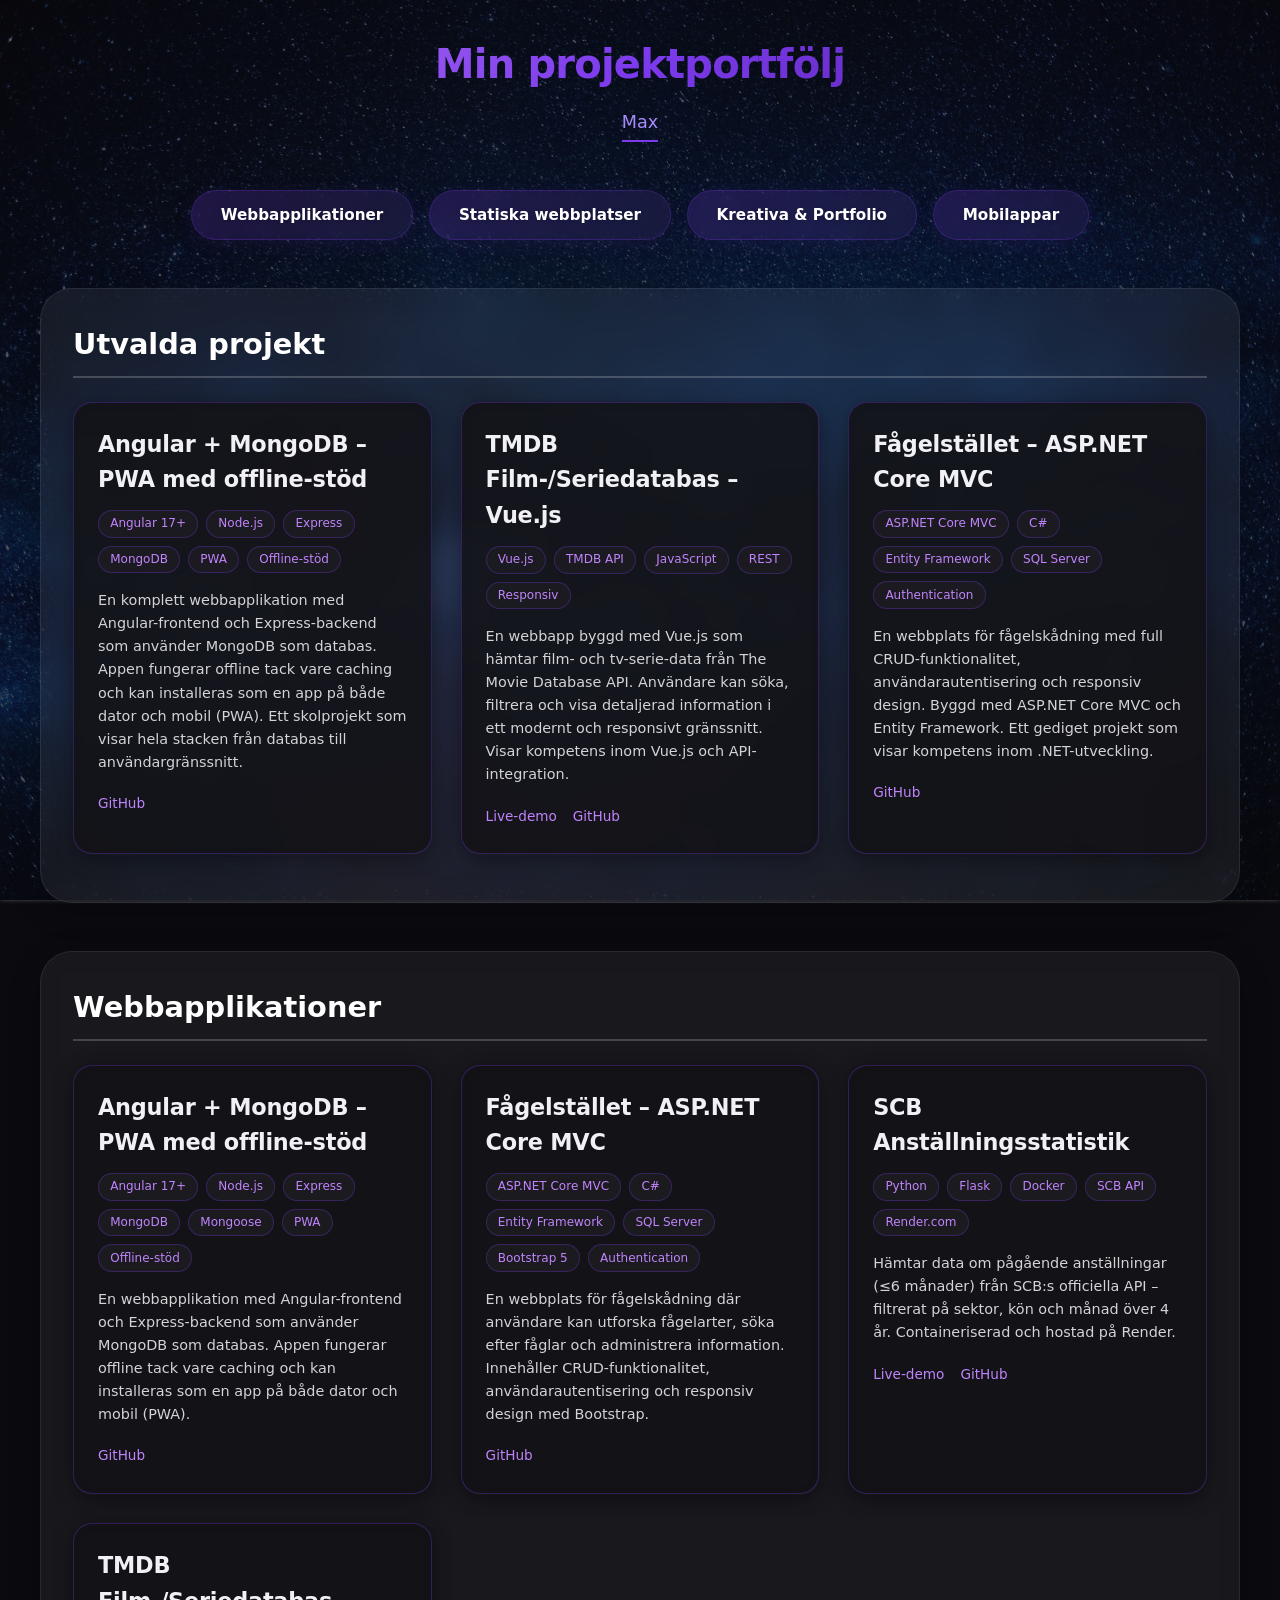
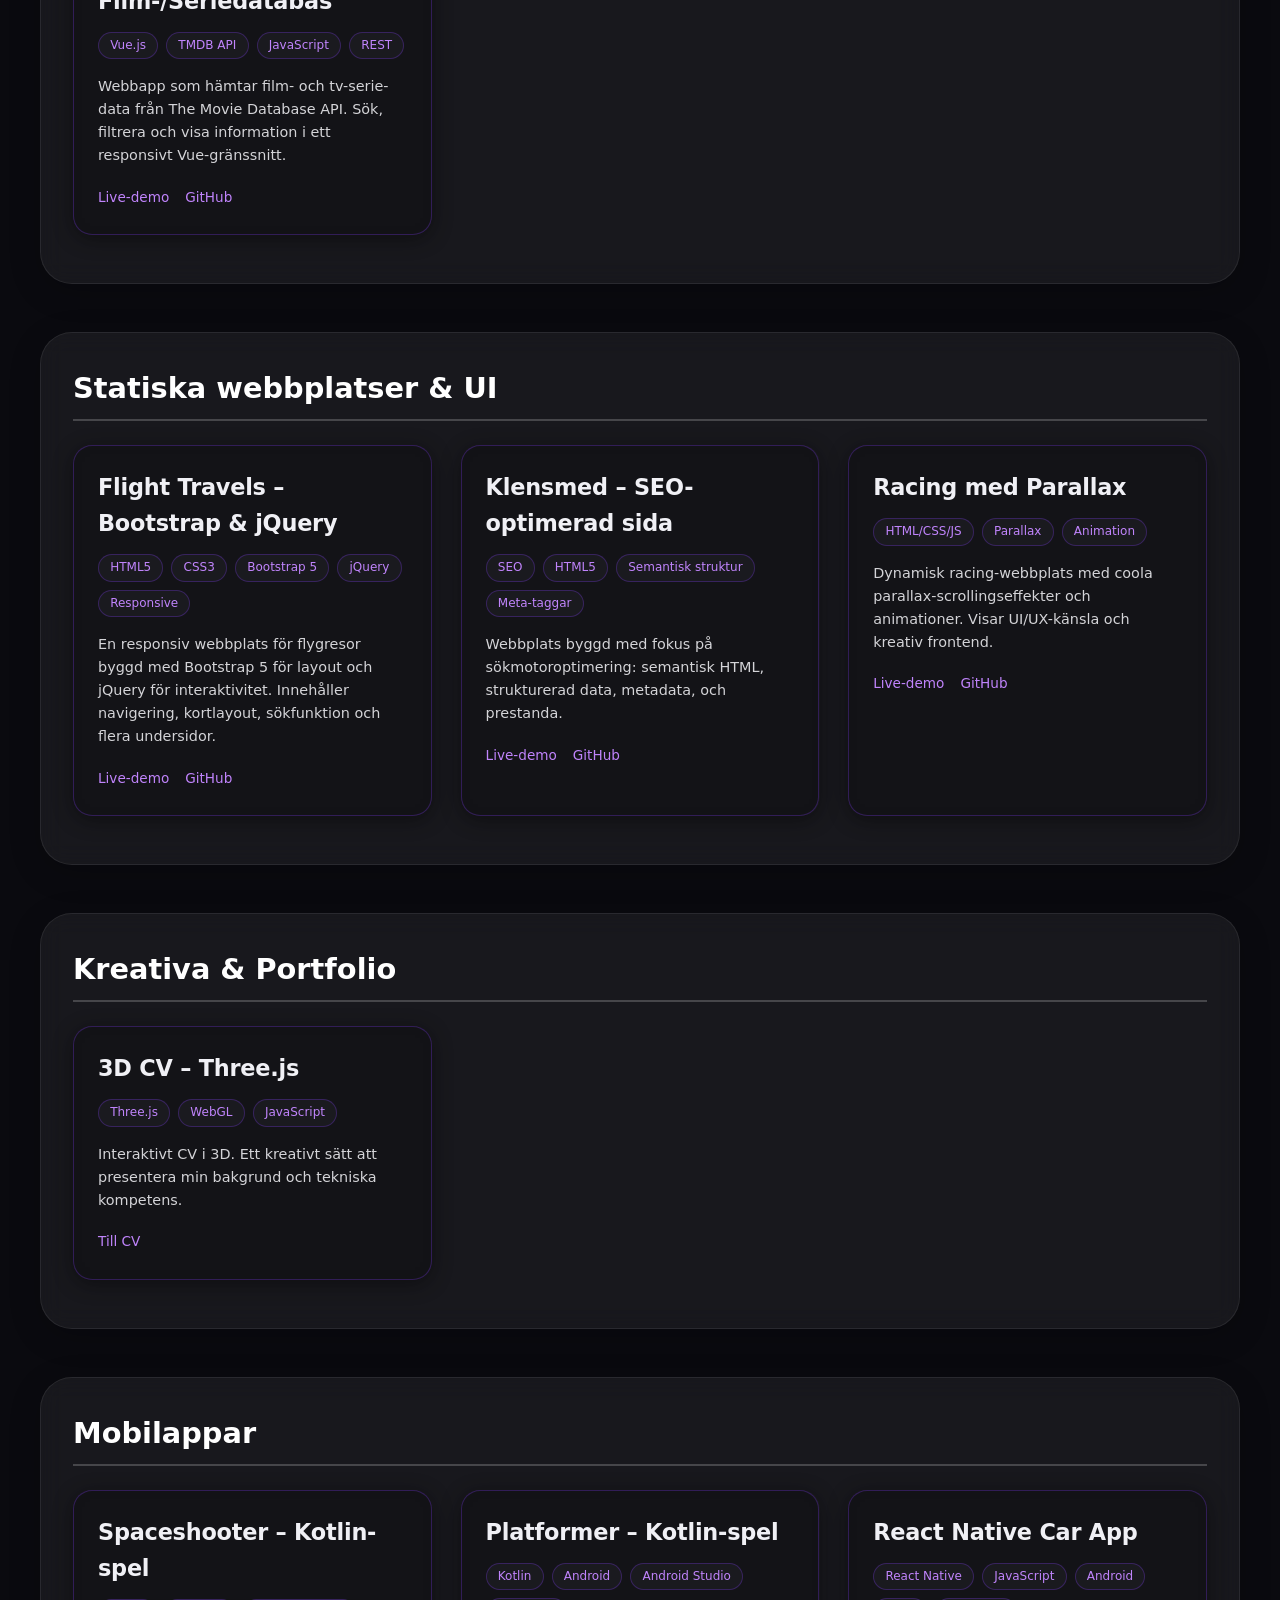
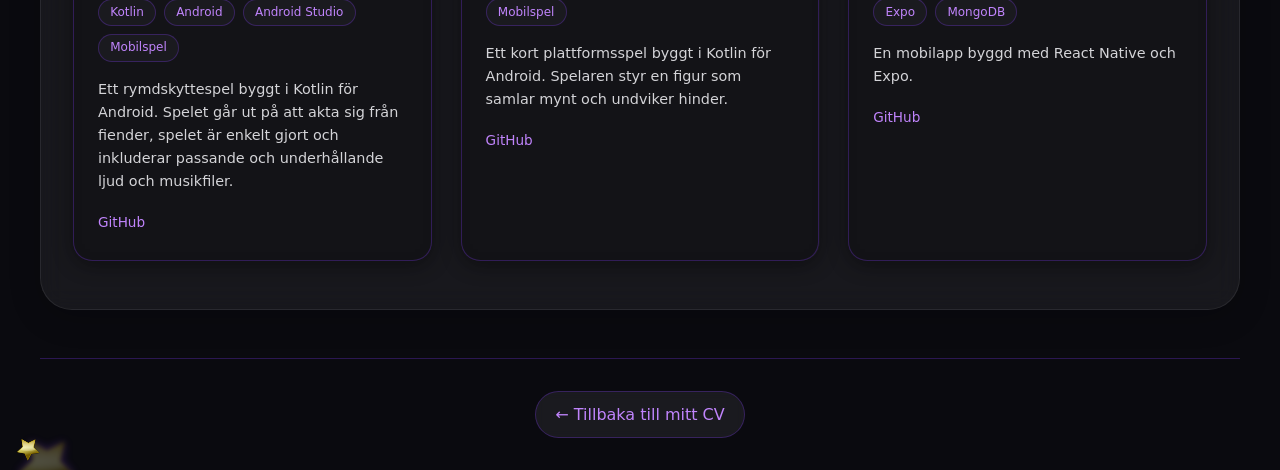
<file: index.html>
<!DOCTYPE html>
<html lang="sv">
<head>
    <meta charset="UTF-8">
    <meta name="viewport" content="width=device-width, initial-scale=1.0">
    <meta name="description" content="Portfölj med projekt inom dataanalys, webbutveckling och API-integration">
    <title>Mina projekt – Max</title>
    <link rel="stylesheet" href="style.css">
</head>
<body>
    <div class="background-wrapper">
        <img src="background-space.jpg" class="background-image" alt="Stjärnbakgrund">
    </div>
    <div class="overlay"></div>

    <div class="container">
        <header>
            <h1> Min projektportfölj</h1>
            <div class="subtitle">Max</div>
        </header>

        <!-- NAVIGERINGSKNAPPAR-->
        
        <div class="nav-links">
            <a href="#webbappar" class="nav-btn">Webbapplikationer</a>
            <a href="#statiska" class="nav-btn">Statiska webbplatser</a>
            <a href="#kreativa" class="nav-btn">Kreativa & Portfolio</a>
            <a href="#mobilappar" class="nav-btn">Mobilappar</a>
        </div>

        <!-- UTVALDA PROJEKT -->
        <div class="category-section" id="utvalda">
            <h2 class="category-title"> Utvalda projekt</h2>
            <div class="projects-grid">

                <!-- Utvald 1: Angular + MongoDB (PWA) -->
                <div class="project-card featured">
                    <div class="project-icon"></div>
                    <div class="project-title">Angular + MongoDB – PWA med offline-stöd</div>
                    <div class="project-tech">
                        <span class="tech-tag">Angular 17+</span>
                        <span class="tech-tag">Node.js</span>
                        <span class="tech-tag">Express</span>
                        <span class="tech-tag">MongoDB</span>
                        <span class="tech-tag">PWA</span>
                        <span class="tech-tag">Offline-stöd</span>
                    </div>
                    <div class="project-desc">
                        En komplett webbapplikation med Angular-frontend och Express-backend som använder MongoDB som databas. Appen fungerar offline tack vare caching och kan installeras som en app på både dator och mobil (PWA). Ett skolprojekt som visar hela stacken från databas till användargränssnitt.
                    </div>
                    <div class="project-links">
                        <a href="https://github.com/Max-the-grand-wizard/angular-mongodb-project" target="_blank" rel="noopener"> GitHub</a>
                    </div>
                </div>

                <!-- Utvald 2: TMDB Film-/Seriedatabas (Vue.js) -->
                <div class="project-card featured">
                    <div class="project-icon"></div>
                    <div class="project-title">TMDB Film-/Seriedatabas – Vue.js</div>
                    <div class="project-tech">
                        <span class="tech-tag">Vue.js</span>
                        <span class="tech-tag">TMDB API</span>
                        <span class="tech-tag">JavaScript</span>
                        <span class="tech-tag">REST</span>
                        <span class="tech-tag">Responsiv</span>
                    </div>
                    <div class="project-desc">
                        En webbapp byggd med Vue.js som hämtar film- och tv-serie-data från The Movie Database API. Användare kan söka, filtrera och visa detaljerad information i ett modernt och responsivt gränssnitt. Visar kompetens inom Vue.js och API-integration.
                    </div>
                    <div class="project-links">
                        <a href="https://max-the-grand-wizard.github.io/vue-tmdb-project/" target="_blank" rel="noopener"> Live-demo</a>
                        <a href="https://github.com/Max-the-grand-wizard/vue-tmdb-project" target="_blank" rel="noopener"> GitHub</a>
                    </div>
                </div>

                <!-- Utvald 3: Fågelstället – ASP.NET Core MVC -->
                <div class="project-card featured">
                    <div class="project-icon"></div>
                    <div class="project-title">Fågelstället – ASP.NET Core MVC</div>
                    <div class="project-tech">
                        <span class="tech-tag">ASP.NET Core MVC</span>
                        <span class="tech-tag">C#</span>
                        <span class="tech-tag">Entity Framework</span>
                        <span class="tech-tag">SQL Server</span>
                        <span class="tech-tag">Authentication</span>
                    </div>
                    <div class="project-desc">
                        En webbplats för fågelskådning med full CRUD-funktionalitet, användarautentisering och responsiv design. Byggd med ASP.NET Core MVC och Entity Framework. Ett gediget projekt som visar kompetens inom .NET-utveckling.
                    </div>
                    <div class="project-links">
                        <a href="https://github.com/Max-the-grand-wizard/BirdWatching-ASP.NET" target="_blank" rel="noopener"> GitHub</a>
                    </div>
                </div>

            </div>
        </div>
        

        <!-- WEBBAPPLIKATIONER-->

        <div class="category-section" id="webbappar">
            <h2 class="category-title">Webbapplikationer</h2>
            <div class="projects-grid">

                <!-- 1. Angular + MongoDB (PWA) -->
                <div class="project-card">
                    <div class="project-icon"></div>
                    <div class="project-title">Angular + MongoDB – PWA med offline-stöd</div>
                    <div class="project-tech">
                        <span class="tech-tag">Angular 17+</span>
                        <span class="tech-tag">Node.js</span>
                        <span class="tech-tag">Express</span>
                        <span class="tech-tag">MongoDB</span>
                        <span class="tech-tag">Mongoose</span>
                        <span class="tech-tag">PWA</span>
                        <span class="tech-tag">Offline-stöd</span>
                    </div>
                    <div class="project-desc">
                        En webbapplikation med Angular-frontend och Express-backend som använder MongoDB som databas. Appen fungerar offline tack vare caching och kan installeras som en app på både dator och mobil (PWA).
                    </div>
                    <div class="project-links">
                        <a href="https://github.com/Max-the-grand-wizard/angular-mongodb-project" target="_blank" rel="noopener"> GitHub</a>
                    </div>
                </div>

                <!-- 2. Fågelstället – ASP.NET Core MVC -->
                <div class="project-card">
                    <div class="project-icon"></div>
                    <div class="project-title">Fågelstället – ASP.NET Core MVC</div>
                    <div class="project-tech">
                        <span class="tech-tag">ASP.NET Core MVC</span>
                        <span class="tech-tag">C#</span>
                        <span class="tech-tag">Entity Framework</span>
                        <span class="tech-tag">SQL Server</span>
                        <span class="tech-tag">Bootstrap 5</span>
                        <span class="tech-tag">Authentication</span>
                    </div>
                    <div class="project-desc">
                        En webbplats för fågelskådning där användare kan utforska fågelarter, söka efter fåglar och administrera information. Innehåller CRUD-funktionalitet, användarautentisering och responsiv design med Bootstrap.
                    </div>
                    <div class="project-links">
                        <a href="https://github.com/Max-the-grand-wizard/BirdWatching-ASP.NET" target="_blank" rel="noopener"> GitHub</a>
                    </div>
                </div>

                <!-- 3. SCB Anställningsstatistik -->
                <div class="project-card">
                    <div class="project-icon"></div>
                    <div class="project-title">SCB Anställningsstatistik</div>
                    <div class="project-tech">
                        <span class="tech-tag">Python</span>
                        <span class="tech-tag">Flask</span>
                        <span class="tech-tag">Docker</span>
                        <span class="tech-tag">SCB API</span>
                        <span class="tech-tag">Render.com</span>
                    </div>
                    <div class="project-desc">
                        Hämtar data om pågående anställningar (≤6 månader) från SCB:s officiella API – filtrerat på sektor, kön och månad över 4 år. Containeriserad och hostad på Render.
                    </div>
                    <div class="project-links">
                        <a href="https://scb-analys.onrender.com/" target="_blank" rel="noopener"> Live-demo</a>
                        <a href="https://github.com/Max-the-grand-wizard/scb-analys" target="_blank" rel="noopener"> GitHub</a>
                    </div>
                </div>

                <!-- 4. TMDB Film-/Seriedatabas -->
                <div class="project-card">
                    <div class="project-icon"></div>
                    <div class="project-title">TMDB Film-/Seriedatabas</div>
                    <div class="project-tech">
                        <span class="tech-tag">Vue.js</span>
                        <span class="tech-tag">TMDB API</span>
                        <span class="tech-tag">JavaScript</span>
                        <span class="tech-tag">REST</span>
                    </div>
                    <div class="project-desc">
                        Webbapp som hämtar film- och tv-serie-data från The Movie Database API. Sök, filtrera och visa information i ett responsivt Vue-gränssnitt.
                    </div>
                    <div class="project-links">
                        <a href="https://max-the-grand-wizard.github.io/vue-tmdb-project/" target="_blank"> Live-demo</a>
                        <a href="https://github.com/Max-the-grand-wizard/vue-tmdb-project" target="_blank" rel="noopener"> GitHub</a>
                    </div>
                </div>

            </div>
        </div>

        <!--STATISKA WEBBPLATSER & UI-->
        <div class="category-section" id="statiska">
            <h2 class="category-title">Statiska webbplatser & UI</h2>
            <div class="projects-grid">

                 <!-- 5. Flight Travels -->
        <div class="project-card">
            <div class="project-icon"></div>
            <div class="project-title">Flight Travels – Bootstrap & jQuery</div>
            <div class="project-tech">
                <span class="tech-tag">HTML5</span>
                <span class="tech-tag">CSS3</span>
                <span class="tech-tag">Bootstrap 5</span>
                <span class="tech-tag">jQuery</span>
                <span class="tech-tag">Responsive</span>
            </div>
            <div class="project-desc">
                En responsiv webbplats för flygresor byggd med Bootstrap 5 för layout och jQuery för interaktivitet. Innehåller navigering, kortlayout, sökfunktion och flera undersidor.
            </div>
            <div class="project-links">
                <a href="https://max-the-grand-wizard.github.io/jquery-travel-site/" target="_blank" rel="noopener"> Live-demo</a>
                <a href="https://github.com/Max-the-grand-wizard/jquery-travel-site" target="_blank" rel="noopener"> GitHub</a>
            </div>
        </div>

                <!-- 6. Klensmed SEO -->
                <div class="project-card">
                    <div class="project-icon"></div>
                    <div class="project-title">Klensmed – SEO-optimerad sida</div>
                    <div class="project-tech">
                        <span class="tech-tag">SEO</span>
                        <span class="tech-tag">HTML5</span>
                        <span class="tech-tag">Semantisk struktur</span>
                        <span class="tech-tag">Meta-taggar</span>
                    </div>
                    <div class="project-desc">
                        Webbplats byggd med fokus på sökmotoroptimering: semantisk HTML, strukturerad data, metadata, och prestanda.
                    </div>
                    <div class="project-links">
                        <a href="https://max-the-grand-wizard.github.io/Smedkedja-Birgitta/" target="_blank" rel="noopener"> Live-demo</a>
                        <a href="https://github.com/Max-the-grand-wizard/Smedkedja-Birgitta" target="_blank" rel="noopener"> GitHub</a>
                    </div>
                </div>

                <!-- 7. Racing med Parallax -->
                <div class="project-card">
                    <div class="project-icon"></div>
                    <div class="project-title">Racing med Parallax</div>
                    <div class="project-tech">
                        <span class="tech-tag">HTML/CSS/JS</span>
                        <span class="tech-tag">Parallax</span>
                        <span class="tech-tag">Animation</span>
                    </div>
                    <div class="project-desc">
                        Dynamisk racing-webbplats med coola parallax-scrollingseffekter och animationer. Visar UI/UX-känsla och kreativ frontend.
                    </div>
                    <div class="project-links">
                        <a href="https://max-the-grand-wizard.github.io/Parallax/" target="_blank" rel="noopener"> Live-demo</a>
                        <a href="https://github.com/Max-the-grand-wizard/Parallax" target="_blank" rel="noopener"> GitHub</a>
                    </div>
                </div>

            </div>
        </div>

        <!-- KREATIVA & PORTFOLIO-->
        <div class="category-section" id="kreativa">
            <h2 class="category-title">Kreativa & Portfolio</h2>
            <div class="projects-grid">

                <!-- 8. Three.js CV -->
                <div class="project-card">
                    <div class="project-icon"></div>
                    <div class="project-title">3D CV – Three.js</div>
                    <div class="project-tech">
                        <span class="tech-tag">Three.js</span>
                        <span class="tech-tag">WebGL</span>
                        <span class="tech-tag">JavaScript</span>
                    </div>
                    <div class="project-desc">
                        Interaktivt CV i 3D. Ett kreativt sätt att presentera min bakgrund och tekniska kompetens.
                    </div>
                    <div class="project-links">
                        <a href="https://max-the-grand-wizard.github.io/threejs-portfolio/" target="_blank" rel="noopener"> Till CV</a>
                    </div>
                </div>

            </div>
        </div>

        <!-- MOBILAPPAR-->
        
        <div class="category-section" id="mobilappar">
            <h2 class="category-title">Mobilappar</h2>
            <div class="projects-grid">

                <!-- 9. Spaceshooter -->
                <div class="project-card">
                    <div class="project-icon"></div>
                    <div class="project-title">Spaceshooter – Kotlin-spel</div>
                    <div class="project-tech">
                        <span class="tech-tag">Kotlin</span>
                        <span class="tech-tag">Android</span>
                        <span class="tech-tag">Android Studio</span>
                        <span class="tech-tag">Mobilspel</span>
                    </div>
                    <div class="project-desc">
                        Ett rymdskyttespel byggt i Kotlin för Android. Spelet går ut på att akta sig från fiender, spelet är enkelt gjort och inkluderar passande och underhållande ljud och musikfiler.
                    </div>
                    <div class="project-links">
                        <a href="https://github.com/Max-the-grand-wizard/MySpaceshooter" target="_blank" rel="noopener"> GitHub</a>
                    </div>
                </div>

                <!-- 10. Platformer -->
                <div class="project-card">
                    <div class="project-icon"></div>
                    <div class="project-title">Platformer – Kotlin-spel</div>
                    <div class="project-tech">
                        <span class="tech-tag">Kotlin</span>
                        <span class="tech-tag">Android</span>
                        <span class="tech-tag">Android Studio</span>
                        <span class="tech-tag">Mobilspel</span>
                    </div>
                    <div class="project-desc">
                        Ett kort plattformsspel byggt i Kotlin för Android. Spelaren styr en figur som samlar mynt och undviker hinder.
                    </div>
                    <div class="project-links">
                        <a href="https://github.com/Max-the-grand-wizard/Platformer" target="_blank" rel="noopener"> GitHub</a>
                    </div>
                </div>

                <!-- 11. React Native Car App -->
                <div class="project-card">
                    <div class="project-icon"></div>
                    <div class="project-title">React Native Car App</div>
                    <div class="project-tech">
                        <span class="tech-tag">React Native</span>
                        <span class="tech-tag">JavaScript</span>
                        <span class="tech-tag">Android</span>
                        <span class="tech-tag">Expo</span>
                        <span class="tech-tag">MongoDB</span>
                    </div>
                    <div class="project-desc">
                        En mobilapp byggd med React Native och Expo.
                    </div>
                    <div class="project-links">
                        <a href="https://github.com/Max-the-grand-wizard/ReactNativeCarApp" target="_blank" rel="noopener"> GitHub</a>
                    </div>
                </div>

            </div>
        </div>

        <hr>

        <div class="back-wrapper">
            <a href="https://max-the-grand-wizard.github.io/threejs-portfolio/" class="back-link">
                ← Tillbaka till mitt CV
            </a>
        </div>
    </div>

    <!-- Script -->
    <script src="script.js"></script>
</body>
</html>
</file>
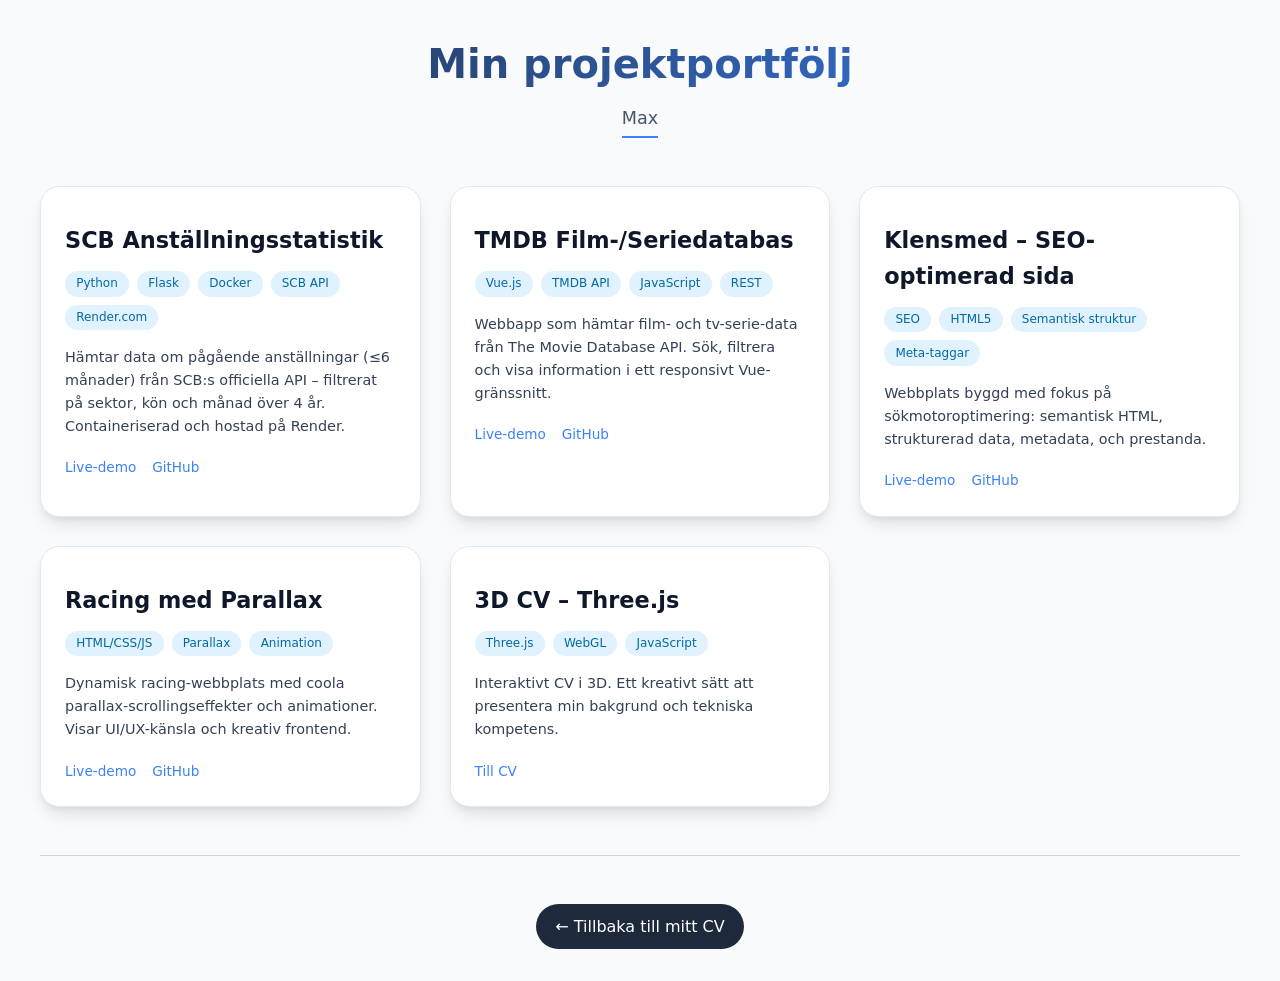
<file: projects.html>
<!DOCTYPE html>
<html lang="sv">
<head>
    <meta charset="UTF-8">
    <meta name="viewport" content="width=device-width, initial-scale=1.0">
    <meta name="description" content="Portfölj med projekt inom dataanalys, webbutveckling och API-integration">
    <title>Mina projekt – [Max]</title>
    <link rel="stylesheet" href="projects.css">
</head>
<body>
    <div class="container">
        <header>
            <h1> Min projektportfölj</h1>
            <div class="subtitle">Max</div>
        </header>

        <div class="projects-grid">

            <!-- 1. SCB-statistik -->
            <div class="project-card">
                <div class="project-icon"></div>
                <div class="project-title">SCB Anställningsstatistik</div>
                <div class="project-tech">
                    <span class="tech-tag">Python</span>
                    <span class="tech-tag">Flask</span>
                    <span class="tech-tag">Docker</span>
                    <span class="tech-tag">SCB API</span>
                    <span class="tech-tag">Render.com</span>
                </div>
                <div class="project-desc">
                    Hämtar data om pågående anställningar (≤6 månader) från SCB:s officiella API – filtrerat på sektor, kön och månad över 4 år. Containeriserad och hostad på Render.
                </div>
                <div class="project-links">
                    <a href="https://scb-analys.onrender.com/" target="_blank" rel="noopener"> Live-demo</a>
                    <a href="https://github.com/Max-the-grand-wizard/scb-analys" target="_blank" rel="noopener"> GitHub</a>
                </div>
            </div>

            <!-- 2. TMDB + Vue -->
            <div class="project-card">
                <div class="project-icon"></div>
                <div class="project-title">TMDB Film-/Seriedatabas</div>
                <div class="project-tech">
                    <span class="tech-tag">Vue.js</span>
                    <span class="tech-tag">TMDB API</span>
                    <span class="tech-tag">JavaScript</span>
                    <span class="tech-tag">REST</span>
                </div>
                <div class="project-desc">
                    Webbapp som hämtar film- och tv-serie-data från The Movie Database API. Sök, filtrera och visa information i ett responsivt Vue-gränssnitt.
                </div>
                <div class="project-links">
                    <a href="https://max-the-grand-wizard.github.io/vue-tmdb-project/" target="_blank"> Live-demo</a>
                    <a href="https://github.com/Max-the-grand-wizard/vue-tmdb-project" target="_blank" rel="noopener"> GitHub</a>
                </div>
            </div>

            <!-- 3. Klensmed SEO -->
            <div class="project-card">
                <div class="project-icon"></div>
                <div class="project-title">Klensmed – SEO-optimerad sida</div>
                <div class="project-tech">
                    <span class="tech-tag">SEO</span>
                    <span class="tech-tag">HTML5</span>
                    <span class="tech-tag">Semantisk struktur</span>
                    <span class="tech-tag">Meta-taggar</span>
                </div>
                <div class="project-desc">
                    Webbplats byggd med fokus på sökmotoroptimering: semantisk HTML, strukturerad data, metadata, och prestanda.
                </div>
                <div class="project-links">
                    <a href="https://max-the-grand-wizard.github.io/Smedkedja-Birgitta/" target="_blank" rel="noopener"> Live-demo</a>
                    <a href="https://github.com/Max-the-grand-wizard/Smedkedja-Birgitta" target="_blank" rel="noopener"> GitHub</a>
                </div>
            </div>

            <!-- 4. Racing + Parallax -->
            <div class="project-card">
                <div class="project-icon"></div>
                <div class="project-title">Racing med Parallax</div>
                <div class="project-tech">
                    <span class="tech-tag">HTML/CSS/JS</span>
                    <span class="tech-tag">Parallax</span>
                    <span class="tech-tag">Animation</span>
                </div>
                <div class="project-desc">
                    Dynamisk racing-webbplats med coola parallax-scrollingseffekter och animationer. Visar UI/UX-känsla och kreativ frontend.
                </div>
                <div class="project-links">
                    <a href="https://max-the-grand-wizard.github.io/Parallax/" target="_blank" rel="noopener"> Live-demo</a>
                    <a href="https://github.com/Max-the-grand-wizard/Parallax" target="_blank" rel="noopener"> GitHub</a>
                </div>
            </div>

            <!-- 5. Three.js CV -->
            <div class="project-card">
                <div class="project-icon"></div>
                <div class="project-title">3D CV – Three.js</div>
                <div class="project-tech">
                    <span class="tech-tag">Three.js</span>
                    <span class="tech-tag">WebGL</span>
                    <span class="tech-tag">JavaScript</span>
                </div>
                <div class="project-desc">
                    Interaktivt CV i 3D. Ett kreativt sätt att presentera min bakgrund och tekniska kompetens.
                </div>
                <div class="project-links">
                    <a href="https://max-the-grand-wizard.github.io/threejs-portfolio/" target="_blank" rel="noopener"> Till CV</a>
                </div>
            </div>

        </div>

        <hr>

        <div class="back-wrapper">
            <a href="[LÄNK TILLBAKA TILL DITT CV]" class="back-link">
                ← Tillbaka till mitt CV
            </a>
        </div>
    </div>
</body>
</html>
</file>
<file: style.css>
/*  CSS VARIABLER */
:root {
    --primary: #7c3aed;
    --primary-light: #b980f0;
    --primary-dark: #4c1d95;
    --primary-glow: rgba(124, 58, 237, 0.3);
    --text-light: #d8b4fe;
    --text-muted: #a78bfa;
    --bg-card: rgba(17, 17, 20, 0.85);
    --bg-card-hover: rgba(17, 17, 20, 0.95);
    --bg-body: #0a0a0f;
    --text-body: #e2e2e6;
    --text-desc: #d4d4d8;
    --border-color: rgba(124, 58, 237, 0.3);
    --bubble-bg: rgba(255, 255, 255, 0.06);
    --bubble-border: rgba(255, 255, 255, 0.08);
}

* {
    margin: 0;
    padding: 0;
    box-sizing: border-box;
}

.background-wrapper {
    position: fixed;
    top: 0;
    left: 0;
    width: 100%;
    height: 100%;
    z-index: -2;
}

.background-image {
    width: 100%;
    height: 100%;
    object-fit: cover;
    filter: brightness(1.25) drop-shadow(0 0 2px rgba(255, 255, 255, 0.3));
}

.overlay {
    position: fixed;
    top: 0;
    left: 0;
    right: 0;
    bottom: 0;
    background: rgba(10, 10, 15, 0.7);
    z-index: -1;
}

body {
    font-family: system-ui, -apple-system, 'Segoe UI', Roboto, sans-serif;
    color: var(--text-body);
    line-height: 1.6;
    padding: 2rem 1rem;
    background-color: var(--bg-body);
    position: relative;
}

.container {
    max-width: 1200px;
    margin: 0 auto;
    position: relative;
    z-index: 1;
}

header {
    text-align: center;
    margin-bottom: 3rem;
}

h1 {
    font-size: 2.5rem;
    background: linear-gradient(135deg, var(--primary-light), var(--primary), var(--primary-dark));
    background-clip: text;
    -webkit-background-clip: text;
    color: transparent;
    margin-bottom: 0.5rem;
    letter-spacing: -0.02em;
    position: relative;
    display: block;
    transition: all 0.3s cubic-bezier(0.4, 0, 0.2, 1);
    text-align: center;
}

h1:hover {
    transform: scale(1.02);
    text-shadow: 0 0 40px var(--primary-glow), 0 0 80px rgba(124, 58, 237, 0.15);
}

h1::after {
    content: '';
    position: absolute;
    bottom: -6px;
    left: 50%;
    transform: translateX(-50%);
    width: 0;
    height: 3px;
    background: linear-gradient(90deg, var(--primary), var(--primary-light), var(--primary));
    background-size: 200% 100%;
    transition: width 0.4s ease;
    border-radius: 2px;
}

h1:hover::after {
    width: 100%;
}

.subtitle {
    color: var(--text-muted);
    font-size: 1.1rem;
    border-bottom: 2px solid var(--primary);
    display: inline-block;
    padding-bottom: 0.25rem;
    margin-top: 0.25rem;
    transition: all 0.3s cubic-bezier(0.4, 0, 0.2, 1);
    position: relative;
}

.subtitle:hover {
    color: var(--text-light);
    text-shadow: 0 0 30px rgba(124, 58, 237, 0.4), 0 0 60px rgba(124, 58, 237, 0.2);
    transform: scale(1.05) translateX(4px);
    border-bottom-color: var(--primary-light);
}

.nav-links {
    display: flex;
    flex-wrap: wrap;
    justify-content: center;
    gap: 1rem;
    margin: 2rem 0 3rem 0;
}

.nav-btn {
    display: inline-block;
    padding: 0.75rem 1.8rem;
    color: #fff;
    text-decoration: none;
    font-weight: 600;
    font-size: 0.95rem;
    border-radius: 50px;
    cursor: pointer;
    transition: all 0.3s cubic-bezier(0.4, 0, 0.2, 1);
    position: relative;
    background: linear-gradient(135deg, rgba(124, 58, 237, 0.2), rgba(139, 92, 246, 0.1));
    border: 1px solid rgba(124, 58, 237, 0.25);
    backdrop-filter: blur(8px);
    box-shadow: 0 4px 20px rgba(124, 58, 237, 0.1);
    text-shadow: 0 1px 4px rgba(0, 0, 0, 0.2);
}

.nav-btn:hover {
    transform: translateY(-3px) scale(1.03);
    background: linear-gradient(135deg, rgba(124, 58, 237, 0.35), rgba(139, 92, 246, 0.2));
    border-color: rgba(124, 58, 237, 0.5);
    box-shadow: 0 8px 40px rgba(124, 58, 237, 0.4), inset 0 1px 0 rgba(255, 255, 255, 0.1);
}

.nav-btn:active {
    transform: scale(0.95);
}

@media (max-width: 700px) {
    .nav-btn {
        padding: 0.6rem 1.2rem;
        font-size: 0.85rem;
        flex: 1 1 auto;
        min-width: 120px;
        text-align: center;
    }
}
/* Smooth scrolling */
html {
    scroll-behavior: smooth;
}


.category-section {
    scroll-margin-top: 2rem;
    margin-bottom: 3rem;
    background: var(--bubble-bg);
    backdrop-filter: blur(12px);
    border: 1px solid var(--bubble-border);
    border-radius: 2rem;
    padding: 2rem 2rem 1rem 2rem;
    transition: all 0.3s ease;
    box-shadow: 0 8px 32px rgba(0, 0, 0, 0.2);
}

.category-section:hover {
    background: rgba(255, 255, 255, 0.08);
    border-color: rgba(255, 255, 255, 0.12);
    box-shadow: 0 12px 48px rgba(0, 0, 0, 0.3);
}

.category-title {
    font-size: 1.8rem;
    color: #fff;
    margin-bottom: 1.5rem;
    padding-bottom: 0.5rem;
    border-bottom: 2px solid rgba(255, 255, 255, 0.2);
}

/* PROJEKTKORT */

.projects-grid {
    display: grid;
    grid-template-columns: repeat(auto-fill, minmax(340px, 1fr));
    gap: 1.8rem;
    margin-bottom: 2rem;
}

.project-card {
    background: var(--bg-card);
    backdrop-filter: blur(10px);
    border-radius: 1.2rem;
    padding: 1.5rem;
    box-shadow: 0 4px 20px rgba(0, 0, 0, 0.4);
    transition: all 0.3s ease;
    border: 1px solid var(--border-color);
    position: relative;
    overflow: hidden;
    opacity: 0;
    animation: fadeInUp 0.4s ease forwards;
}

.project-card::before {
    content: '';
    position: absolute;
    top: 0;
    left: 0;
    right: 0;
    height: 3px;
    background: linear-gradient(90deg, var(--primary), var(--primary-light), var(--primary));
    transform: scaleX(0);
    transition: transform 0.3s ease;
}

.project-card:hover::before {
    transform: scaleX(1);
}

.project-card:hover {
    transform: translateY(-6px);
    border-color: var(--primary);
    box-shadow: 0 20px 30px -10px var(--primary-glow);
    background: var(--bg-card-hover);
}

.project-card:nth-child(1) { animation-delay: 0.05s; }
.project-card:nth-child(2) { animation-delay: 0.1s; }
.project-card:nth-child(3) { animation-delay: 0.15s; }
.project-card:nth-child(4) { animation-delay: 0.2s; }
.project-card:nth-child(5) { animation-delay: 0.25s; }

.project-title {
    font-size: 1.4rem;
    font-weight: 700;
    margin-bottom: 0.75rem;
    color: #f0f0f5;
    letter-spacing: -0.01em;
    position: relative;
    display: inline-block;
    transition: all 0.3s cubic-bezier(0.4, 0, 0.2, 1);
}

.project-title:hover {
    color: var(--text-light);
    text-shadow: 0 0 30px rgba(124, 58, 237, 0.5), 0 0 60px rgba(124, 58, 237, 0.3);
    transform: scale(1.03) translateX(4px);
}

.project-title::after {
    content: '';
    position: absolute;
    bottom: -4px;
    left: 0;
    width: 0;
    height: 2px;
    background: linear-gradient(90deg, var(--primary), var(--primary-light), var(--primary));
    background-size: 200% 100%;
    transition: width 0.4s ease;
    border-radius: 2px;
}

.project-title:hover::after {
    width: 100%;
}

.project-tech {
    display: flex;
    flex-wrap: wrap;
    gap: 0.5rem;
    margin-bottom: 1rem;
}

.tech-tag {
    background: rgba(30, 30, 36, 0.8);
    color: #c084fc;
    padding: 0.2rem 0.7rem;
    border-radius: 20px;
    font-size: 0.75rem;
    font-weight: 500;
    border: 1px solid var(--border-color);
    transition: all 0.2s;
}

.tech-tag:hover {
    background: var(--primary);
    color: white;
    border-color: var(--primary);
}

.project-desc {
    color: var(--text-desc);
    margin-bottom: 1.2rem;
    font-size: 0.9rem;
}

.project-links {
    display: flex;
    flex-wrap: wrap;
    gap: 1rem;
    margin-top: 0.5rem;
}

.project-links a {
    color: #c084fc;
    text-decoration: none;
    font-size: 0.85rem;
    font-weight: 500;
    transition: all 0.2s;
    position: relative;
    padding-bottom: 2px;
}

.project-links a::after {
    content: '';
    position: absolute;
    bottom: 0;
    left: 0;
    width: 0;
    height: 1px;
    background: #c084fc;
    transition: width 0.2s ease;
}

.project-links a:hover {
    color: #e9d5ff;
}

.project-links a:hover::after {
    width: 100%;
}

hr {
    margin: 2rem 0;
    border: none;
    border-top: 1px solid var(--border-color);
}

.back-wrapper {
    text-align: center;
}

.back-link {
    display: inline-flex;
    align-items: center;
    gap: 0.5rem;
    background: rgba(30, 30, 36, 0.8);
    color: #c084fc;
    padding: 0.6rem 1.2rem;
    border-radius: 40px;
    text-decoration: none;
    font-weight: 500;
    transition: all 0.2s;
    border: 1px solid var(--border-color);
    backdrop-filter: blur(5px);
}

.back-link:hover {
    background: var(--primary);
    color: white;
    border-color: var(--primary);
}

/*  ANIMATIONS  */

@keyframes fadeInUp {
    from {
        opacity: 0;
        transform: translateY(20px);
    }
    to {
        opacity: 1;
        transform: translateY(0);
    }
}

/*  SCROLLBAR */
::-webkit-scrollbar {
    width: 8px;
}

::-webkit-scrollbar-track {
    background: #1e1e24;
    border-radius: 10px;
}

::-webkit-scrollbar-thumb {
    background: var(--primary);
    border-radius: 10px;
}

::-webkit-scrollbar-thumb:hover {
    background: var(--primary-light);
}

/* RESPONSIVE */

@media (max-width: 700px) {
    h1 {
        font-size: 1.8rem;
    }
    
    .projects-grid {
        grid-template-columns: 1fr;
    }
    
    body {
        padding: 1rem;
    }

    .nav-btn {
        padding: 0.6rem 1.2rem;
        font-size: 0.9rem;
    }

    .category-title {
        font-size: 1.4rem;
    }

    .category-section {
        padding: 1.2rem 1rem 0.5rem 1rem;
        border-radius: 1.2rem;
    }
}
</file>
<file: projects.css>
* {
    margin: 0;
    padding: 0;
    box-sizing: border-box;
}

body {
    font-family: system-ui, -apple-system, 'Segoe UI', Roboto, sans-serif;
    background: #f8fafc;
    color: #0f172a;
    line-height: 1.6;
    padding: 2rem 1rem;
}

.container {
    max-width: 1200px;
    margin: 0 auto;
}

header {
    text-align: center;
    margin-bottom: 3rem;
}

h1 {
    font-size: 2.5rem;
    background: linear-gradient(135deg, #1e293b, #3b82f6);
    background-clip: text;
    -webkit-background-clip: text;
    color: transparent;
    margin-bottom: 0.5rem;
}

.subtitle {
    color: #475569;
    font-size: 1.1rem;
    border-bottom: 2px solid #3b82f6;
    display: inline-block;
    padding-bottom: 0.25rem;
}

.projects-grid {
    display: grid;
    grid-template-columns: repeat(auto-fill, minmax(340px, 1fr));
    gap: 1.8rem;
    margin-bottom: 3rem;
}

.project-card {
    background: white;
    border-radius: 1.2rem;
    padding: 1.5rem;
    box-shadow: 0 4px 6px -2px rgba(0, 0, 0, 0.05), 0 10px 15px -3px rgba(0, 0, 0, 0.1);
    transition: all 0.2s ease;
    border: 1px solid #e2e8f0;
}

.project-card:hover {
    transform: translateY(-6px);
    box-shadow: 0 20px 25px -5px rgba(0, 0, 0, 0.1);
}

.project-icon {
    font-size: 2rem;
    margin-bottom: 0.75rem;
}

.project-title {
    font-size: 1.4rem;
    font-weight: 700;
    margin-bottom: 0.75rem;
    color: #0f172a;
}

.project-tech {
    display: flex;
    flex-wrap: wrap;
    gap: 0.5rem;
    margin-bottom: 1rem;
}

.tech-tag {
    background: #e0f2fe;
    color: #0369a1;
    padding: 0.2rem 0.7rem;
    border-radius: 20px;
    font-size: 0.75rem;
    font-weight: 500;
}

.project-desc {
    color: #334155;
    margin-bottom: 1.2rem;
    font-size: 0.9rem;
}

.project-links {
    display: flex;
    flex-wrap: wrap;
    gap: 1rem;
    margin-top: 0.5rem;
}

.project-links a {
    color: #3b82f6;
    text-decoration: none;
    font-size: 0.85rem;
    font-weight: 500;
    display: inline-flex;
    align-items: center;
    gap: 0.25rem;
}

.project-links a:hover {
    text-decoration: underline;
}

.back-wrapper {
    text-align: center;
}

.back-link {
    display: inline-flex;
    align-items: center;
    gap: 0.5rem;
    background: #1e293b;
    color: white;
    padding: 0.6rem 1.2rem;
    border-radius: 40px;
    text-decoration: none;
    font-weight: 500;
    margin-top: 1rem;
    transition: background 0.2s;
}

.back-link:hover {
    background: #0f172a;
}

hr {
    margin: 2rem 0;
    border: none;
    border-top: 1px solid #cbd5e1;
}

@media (max-width: 700px) {
    h1 {
        font-size: 1.8rem;
    }
    
    .projects-grid {
        grid-template-columns: 1fr;
    }
    
    body {
        padding: 1rem;
    }
}
</file>
